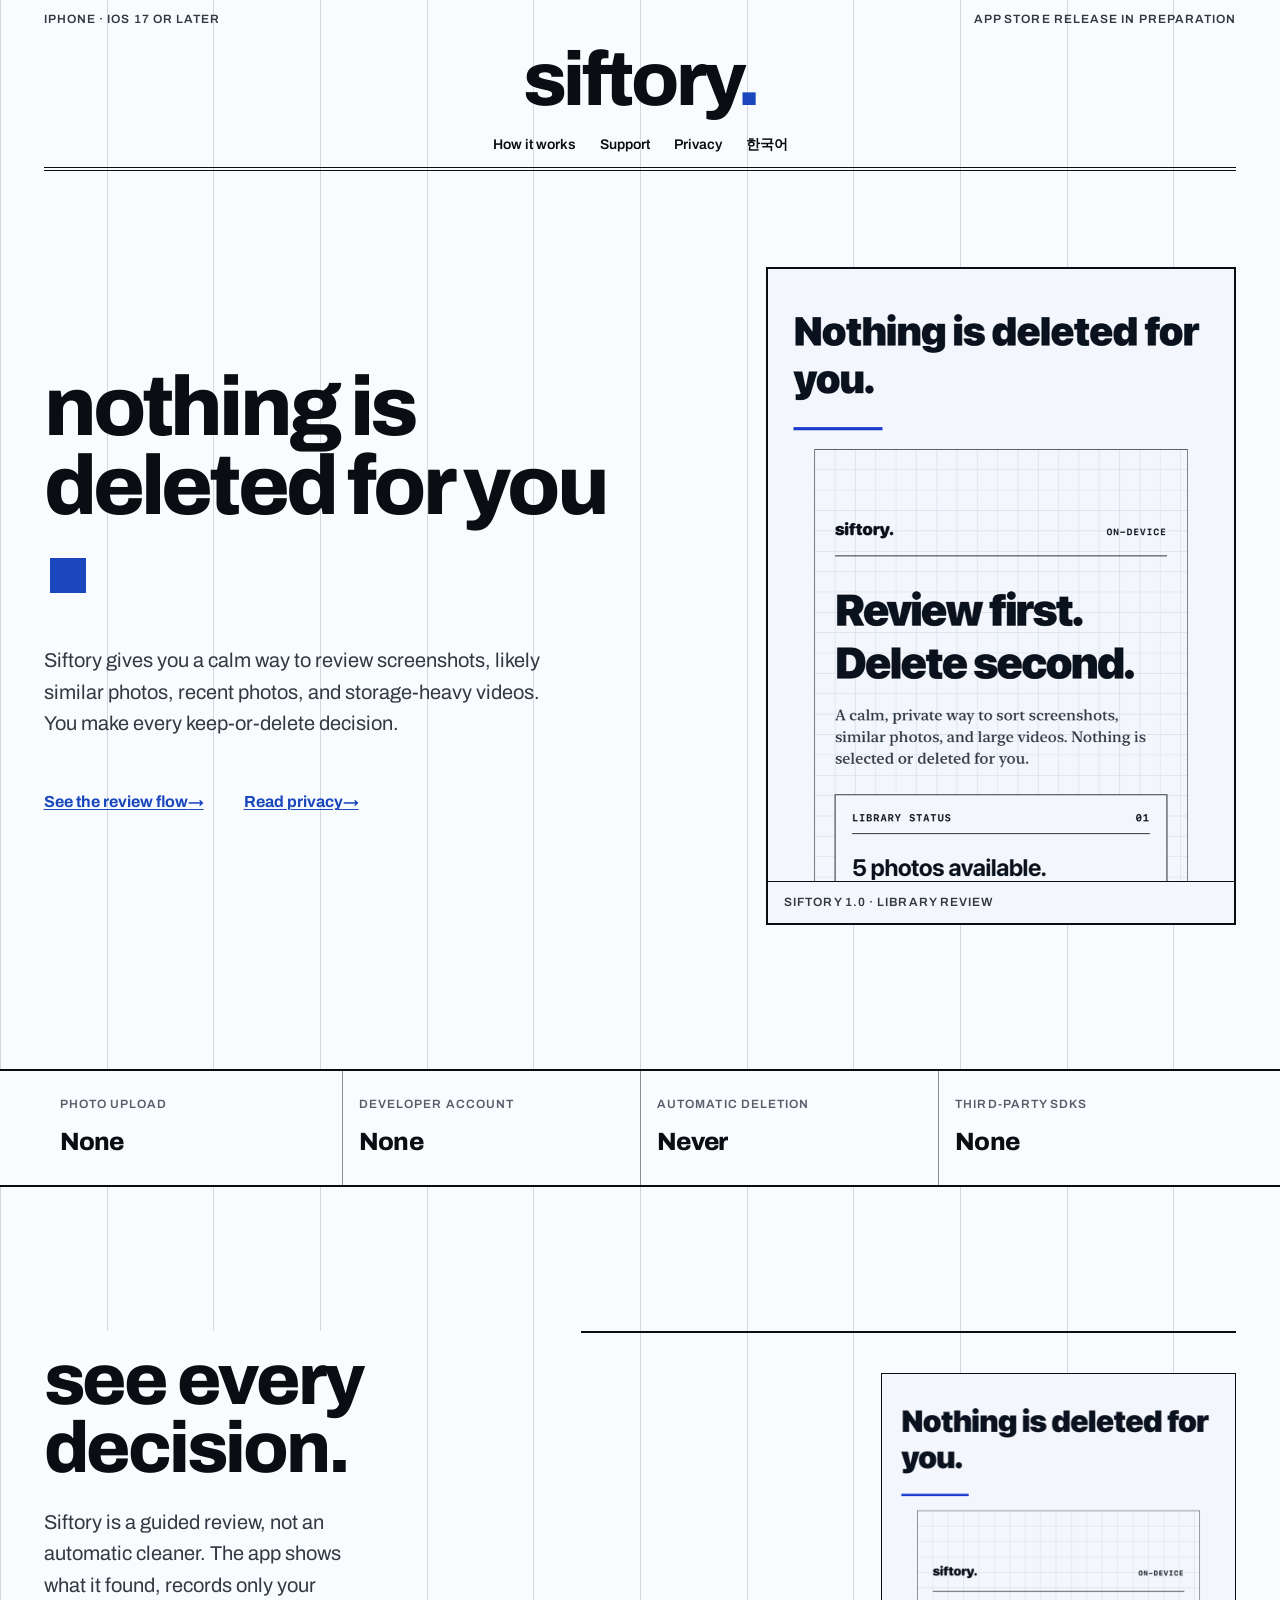
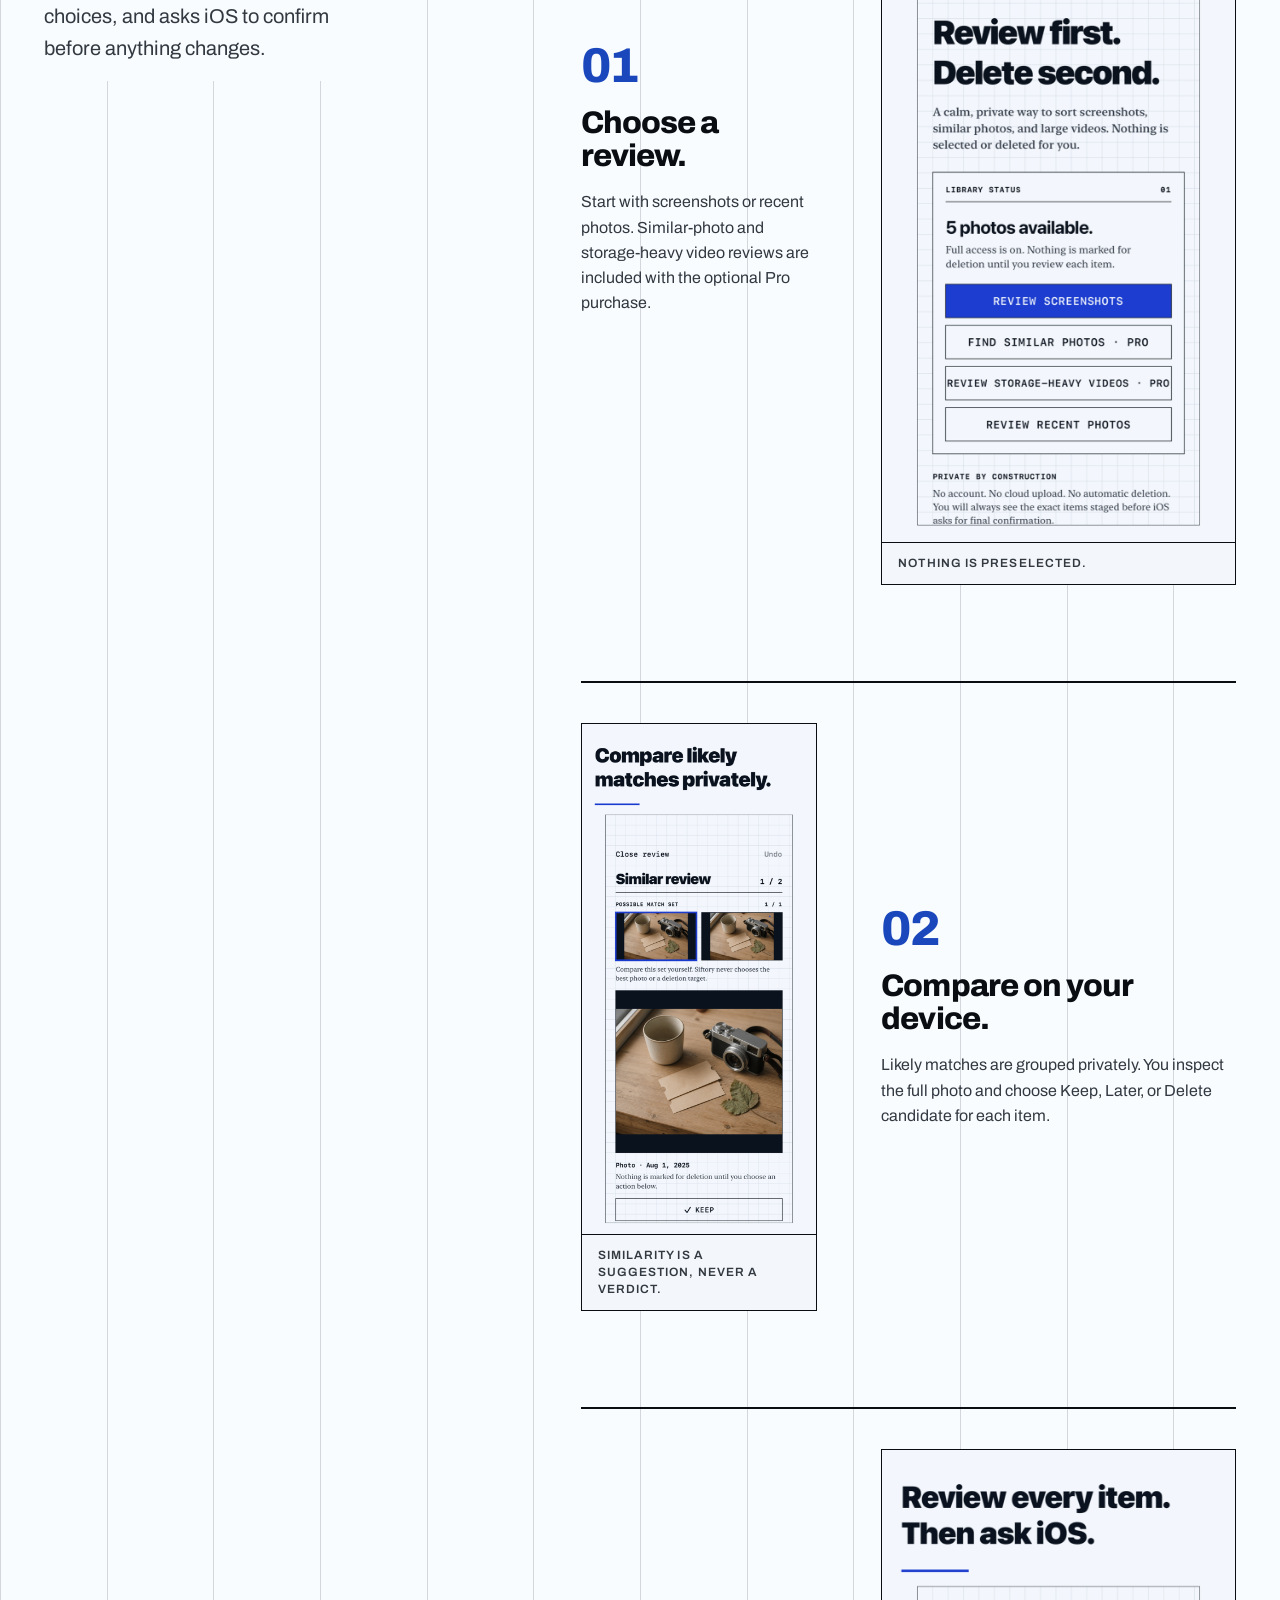
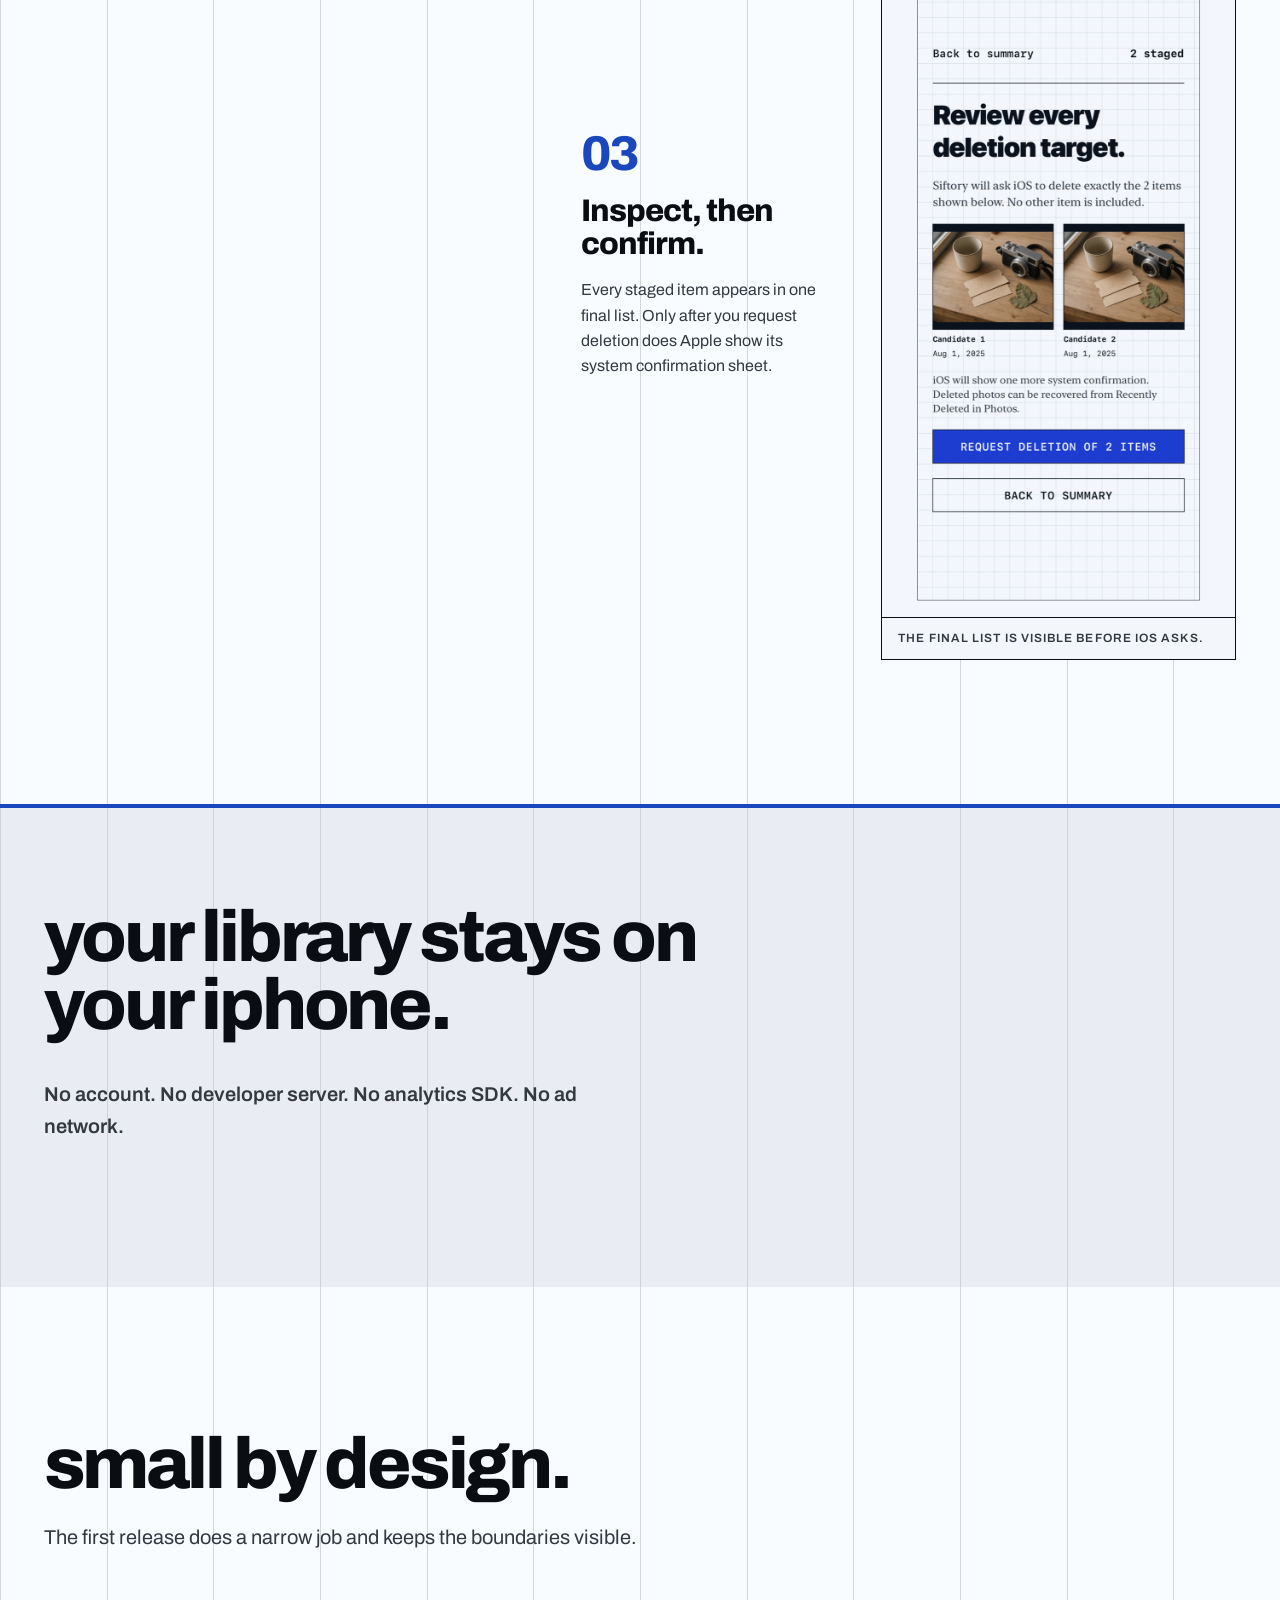
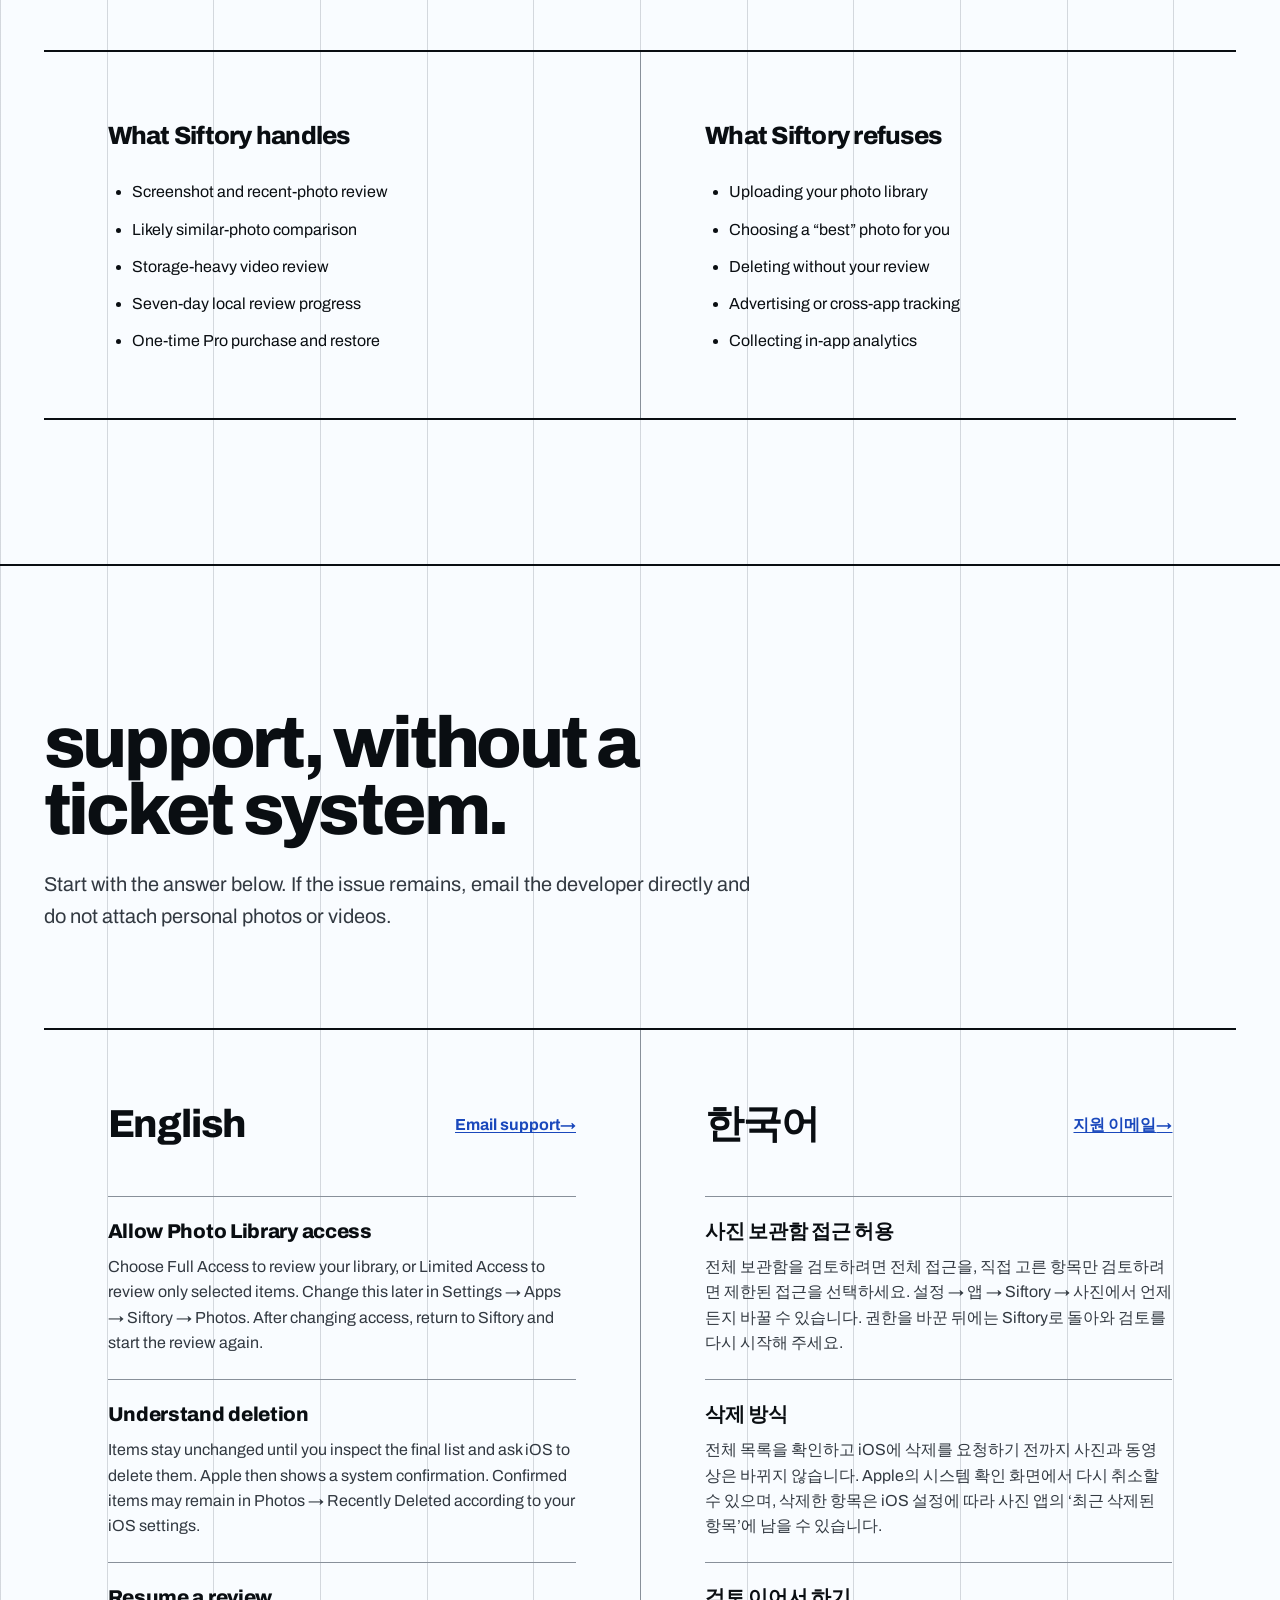
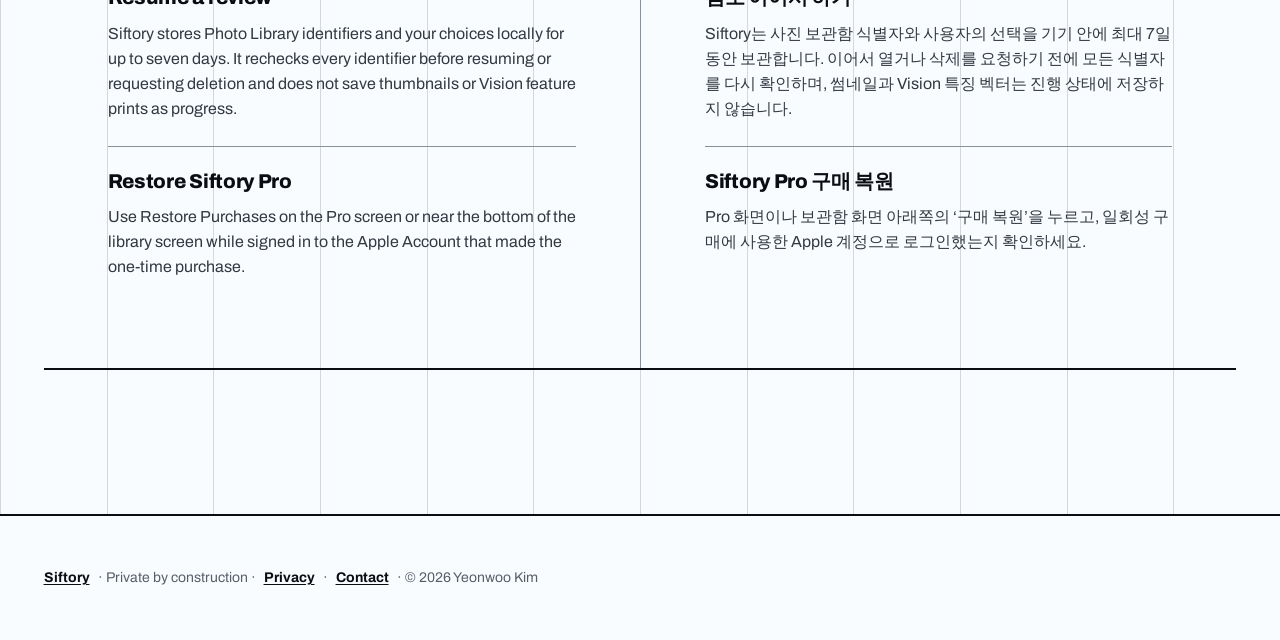
<file: index.html>
<!doctype html>
<html lang="en">
  <head>
    <meta charset="utf-8">
    <meta name="viewport" content="width=device-width, initial-scale=1, viewport-fit=cover">
    <meta name="description" content="Siftory is a private, review-before-delete photo cleaner for iPhone. Compare similar photos, inspect large videos, and confirm every deletion yourself.">
    <meta name="robots" content="index,follow">
    <meta name="color-scheme" content="light">
    <meta property="og:type" content="website">
    <meta property="og:title" content="Siftory — Private photo review for iPhone">
    <meta property="og:description" content="Review first. Delete second. Your photos stay on your iPhone, and nothing is selected for you.">
    <meta property="og:url" content="https://ppupy1209.github.io/siftory-support/">
    <link rel="canonical" href="https://ppupy1209.github.io/siftory-support/">
    <title>Siftory — Private photo review for iPhone</title>
    <link rel="icon" href="./favicon.svg?v=20260815" type="image/svg+xml">
    <link rel="preload" href="./fonts/Archivo.ttf?v=20260815" as="font" type="font/ttf" crossorigin>
    <link rel="preload" href="./assets/review-control.png" as="image" type="image/png" fetchpriority="high">
    <link rel="stylesheet" href="./styles.css?v=20260815">
  </head>
  <body>
    <a class="skip-link" href="#product">Skip to Siftory</a>

    <header class="masthead" aria-label="Primary">
      <div class="masthead__meta">
        <span>iPhone · iOS 17 or later</span>
        <span>App Store release in preparation</span>
      </div>
      <a class="masthead__wordmark" href="./index.html" aria-label="Siftory home">siftory<span class="wordmark-period" aria-hidden="true">.</span></a>
      <nav class="masthead__nav" aria-label="Site navigation">
        <a href="#tour">How it works</a>
        <a href="#support">Support</a>
        <a href="./privacy.html">Privacy</a>
        <a lang="ko" href="#korean">한국어</a>
      </nav>
      <div class="masthead__rule" aria-hidden="true"></div>
    </header>

    <main id="product">
      <section class="hero shell" aria-labelledby="hero-title">
        <div class="hero__copy">
          <h1 class="hero__title" id="hero-title">nothing is deleted for you<span class="period-mark" aria-hidden="true"></span><span class="visually-hidden">.</span></h1>
          <p class="hero__lede">Siftory gives you a calm way to review screenshots, likely similar photos, recent photos, and storage-heavy videos. You make every keep-or-delete decision.</p>
          <div class="hero__links" aria-label="Learn more">
            <a class="text-link" href="#tour">See the review flow <span aria-hidden="true">→</span></a>
            <a class="text-link" href="./privacy.html">Read privacy <span aria-hidden="true">→</span></a>
          </div>
        </div>

        <figure class="hero__figure">
          <img src="./assets/review-control.png" width="828" height="1800" alt="Siftory library screen showing that no photo is selected for deletion until the user reviews it" fetchpriority="high">
          <figcaption>Siftory 1.0 · library review</figcaption>
        </figure>
      </section>

      <dl class="trust-strip shell" aria-label="Privacy and control summary">
        <div>
          <dt>Photo upload</dt>
          <dd>None</dd>
        </div>
        <div>
          <dt>Developer account</dt>
          <dd>None</dd>
        </div>
        <div>
          <dt>Automatic deletion</dt>
          <dd>Never</dd>
        </div>
        <div>
          <dt>Third-party SDKs</dt>
          <dd>None</dd>
        </div>
      </dl>

      <section class="tour shell" id="tour" aria-labelledby="tour-title">
        <header class="tour__heading">
          <h2 class="section-title" id="tour-title">see every decision.</h2>
          <p>Siftory is a guided review, not an automatic cleaner. The app shows what it found, records only your choices, and asks iOS to confirm before anything changes.</p>
        </header>

        <ol class="tour__steps">
          <li class="tour-step">
            <div class="tour-step__copy">
              <span class="tour-step__number" aria-hidden="true">01</span>
              <h3>Choose a review.</h3>
              <p>Start with screenshots or recent photos. Similar-photo and storage-heavy video reviews are included with the optional Pro purchase.</p>
            </div>
            <figure class="tour-step__figure">
              <img src="./assets/review-control.png" width="828" height="1800" alt="Siftory review options for screenshots, similar photos, videos, and recent photos" loading="lazy" decoding="async">
              <figcaption>Nothing is preselected.</figcaption>
            </figure>
          </li>

          <li class="tour-step tour-step--reverse">
            <div class="tour-step__copy">
              <span class="tour-step__number" aria-hidden="true">02</span>
              <h3>Compare on your device.</h3>
              <p>Likely matches are grouped privately. You inspect the full photo and choose Keep, Later, or Delete candidate for each item.</p>
            </div>
            <figure class="tour-step__figure">
              <img src="./assets/similar-review.png" width="828" height="1800" alt="Siftory similar-photo review showing two likely matches for the user to compare" loading="lazy" decoding="async">
              <figcaption>Similarity is a suggestion, never a verdict.</figcaption>
            </figure>
          </li>

          <li class="tour-step">
            <div class="tour-step__copy">
              <span class="tour-step__number" aria-hidden="true">03</span>
              <h3>Inspect, then confirm.</h3>
              <p>Every staged item appears in one final list. Only after you request deletion does Apple show its system confirmation sheet.</p>
            </div>
            <figure class="tour-step__figure">
              <img src="./assets/deletion-review.png" width="828" height="1800" alt="Siftory final deletion review listing every staged item before the iOS confirmation" loading="lazy" decoding="async">
              <figcaption>The final list is visible before iOS asks.</figcaption>
            </figure>
          </li>
        </ol>
      </section>

      <section class="privacy-plate" aria-labelledby="privacy-promise">
        <div class="privacy-plate__inner shell">
          <h2 id="privacy-promise">your library stays on your iPhone.</h2>
          <p>No account. No developer server. No analytics SDK. No ad network.</p>
        </div>
      </section>

      <section class="facts shell" aria-labelledby="facts-title">
        <header class="facts__heading">
          <h2 class="section-title" id="facts-title">small by design.</h2>
          <p>The first release does a narrow job and keeps the boundaries visible.</p>
        </header>
        <div class="facts__grid">
          <section>
            <h3>What Siftory handles</h3>
            <ul>
              <li>Screenshot and recent-photo review</li>
              <li>Likely similar-photo comparison</li>
              <li>Storage-heavy video review</li>
              <li>Seven-day local review progress</li>
              <li>One-time Pro purchase and restore</li>
            </ul>
          </section>
          <section>
            <h3>What Siftory refuses</h3>
            <ul>
              <li>Uploading your photo library</li>
              <li>Choosing a “best” photo for you</li>
              <li>Deleting without your review</li>
              <li>Advertising or cross-app tracking</li>
              <li>Collecting in-app analytics</li>
            </ul>
          </section>
        </div>
      </section>

      <section class="support shell" id="support" aria-labelledby="support-title">
        <header class="support__heading">
          <h2 class="section-title" id="support-title">support, without a ticket system.</h2>
          <p>Start with the answer below. If the issue remains, email the developer directly and do not attach personal photos or videos.</p>
        </header>

        <div class="support__languages">
          <article id="english" aria-labelledby="english-title">
            <header class="language-heading">
              <h3 id="english-title">English</h3>
              <a class="text-link" href="mailto:ppupy1200@gmail.com?subject=Siftory%20Support">Email support <span aria-hidden="true">→</span></a>
            </header>

            <section>
              <h4>Allow Photo Library access</h4>
              <p>Choose Full Access to review your library, or Limited Access to review only selected items. Change this later in Settings → Apps → Siftory → Photos. After changing access, return to Siftory and start the review again.</p>
            </section>
            <section>
              <h4>Understand deletion</h4>
              <p>Items stay unchanged until you inspect the final list and ask iOS to delete them. Apple then shows a system confirmation. Confirmed items may remain in Photos → Recently Deleted according to your iOS settings.</p>
            </section>
            <section>
              <h4>Resume a review</h4>
              <p>Siftory stores Photo Library identifiers and your choices locally for up to seven days. It rechecks every identifier before resuming or requesting deletion and does not save thumbnails or Vision feature prints as progress.</p>
            </section>
            <section>
              <h4>Restore Siftory Pro</h4>
              <p>Use Restore Purchases on the Pro screen or near the bottom of the library screen while signed in to the Apple Account that made the one-time purchase.</p>
            </section>
          </article>

          <article id="korean" lang="ko" aria-labelledby="korean-title">
            <header class="language-heading">
              <h3 id="korean-title">한국어</h3>
              <a class="text-link" href="mailto:ppupy1200@gmail.com?subject=Siftory%20%EC%A7%80%EC%9B%90%20%EB%AC%B8%EC%9D%98">지원 이메일 <span aria-hidden="true">→</span></a>
            </header>

            <section>
              <h4>사진 보관함 접근 허용</h4>
              <p>전체 보관함을 검토하려면 전체 접근을, 직접 고른 항목만 검토하려면 제한된 접근을 선택하세요. 설정 → 앱 → Siftory → 사진에서 언제든지 바꿀 수 있습니다. 권한을 바꾼 뒤에는 Siftory로 돌아와 검토를 다시 시작해 주세요.</p>
            </section>
            <section>
              <h4>삭제 방식</h4>
              <p>전체 목록을 확인하고 iOS에 삭제를 요청하기 전까지 사진과 동영상은 바뀌지 않습니다. Apple의 시스템 확인 화면에서 다시 취소할 수 있으며, 삭제한 항목은 iOS 설정에 따라 사진 앱의 ‘최근 삭제된 항목’에 남을 수 있습니다.</p>
            </section>
            <section>
              <h4>검토 이어서 하기</h4>
              <p>Siftory는 사진 보관함 식별자와 사용자의 선택을 기기 안에 최대 7일 동안 보관합니다. 이어서 열거나 삭제를 요청하기 전에 모든 식별자를 다시 확인하며, 썸네일과 Vision 특징 벡터는 진행 상태에 저장하지 않습니다.</p>
            </section>
            <section>
              <h4>Siftory Pro 구매 복원</h4>
              <p>Pro 화면이나 보관함 화면 아래쪽의 ‘구매 복원’을 누르고, 일회성 구매에 사용한 Apple 계정으로 로그인했는지 확인하세요.</p>
            </section>
          </article>
        </div>
      </section>
    </main>

    <footer class="site-footer shell">
      <p><a href="./index.html">Siftory</a> · Private by construction · <a href="./privacy.html">Privacy</a> · <a href="mailto:ppupy1200@gmail.com?subject=Siftory%20Support">Contact</a> · © 2026 Yeonwoo Kim</p>
    </footer>
  </body>
</html>
</file>
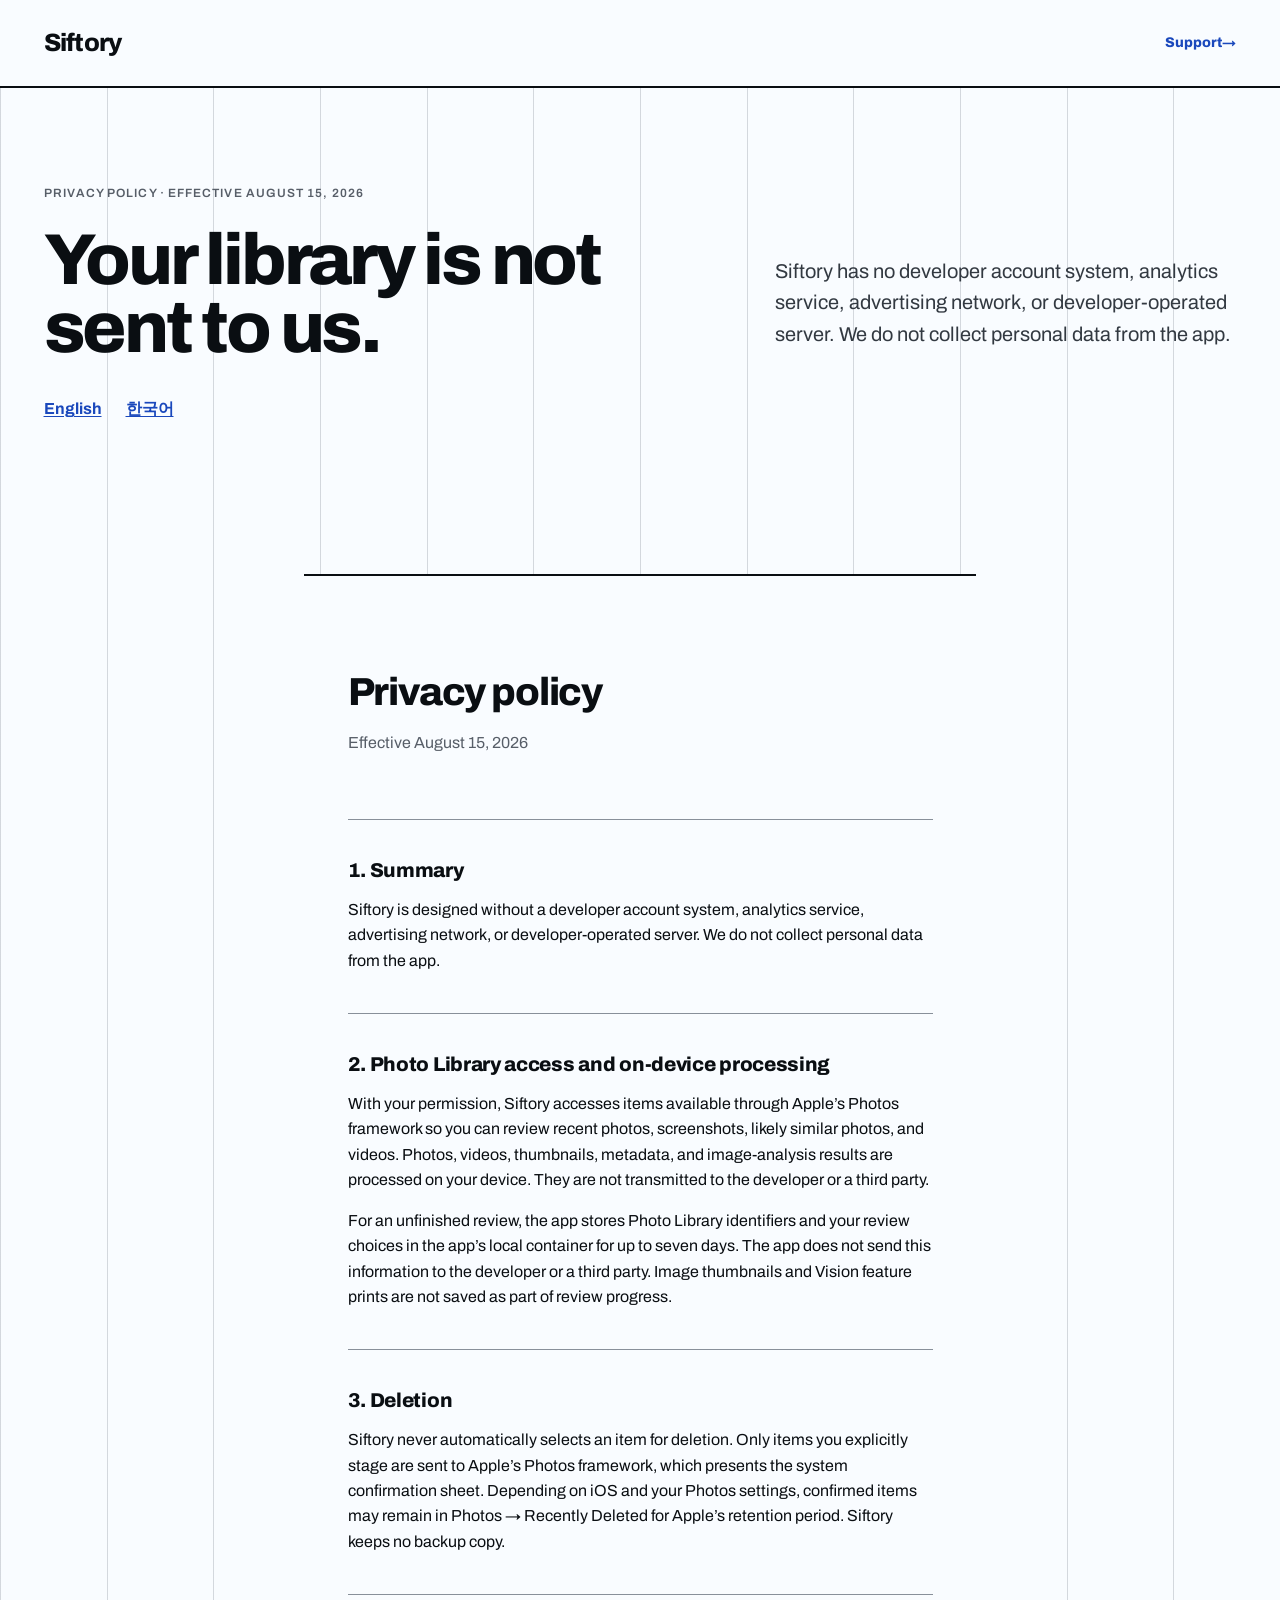
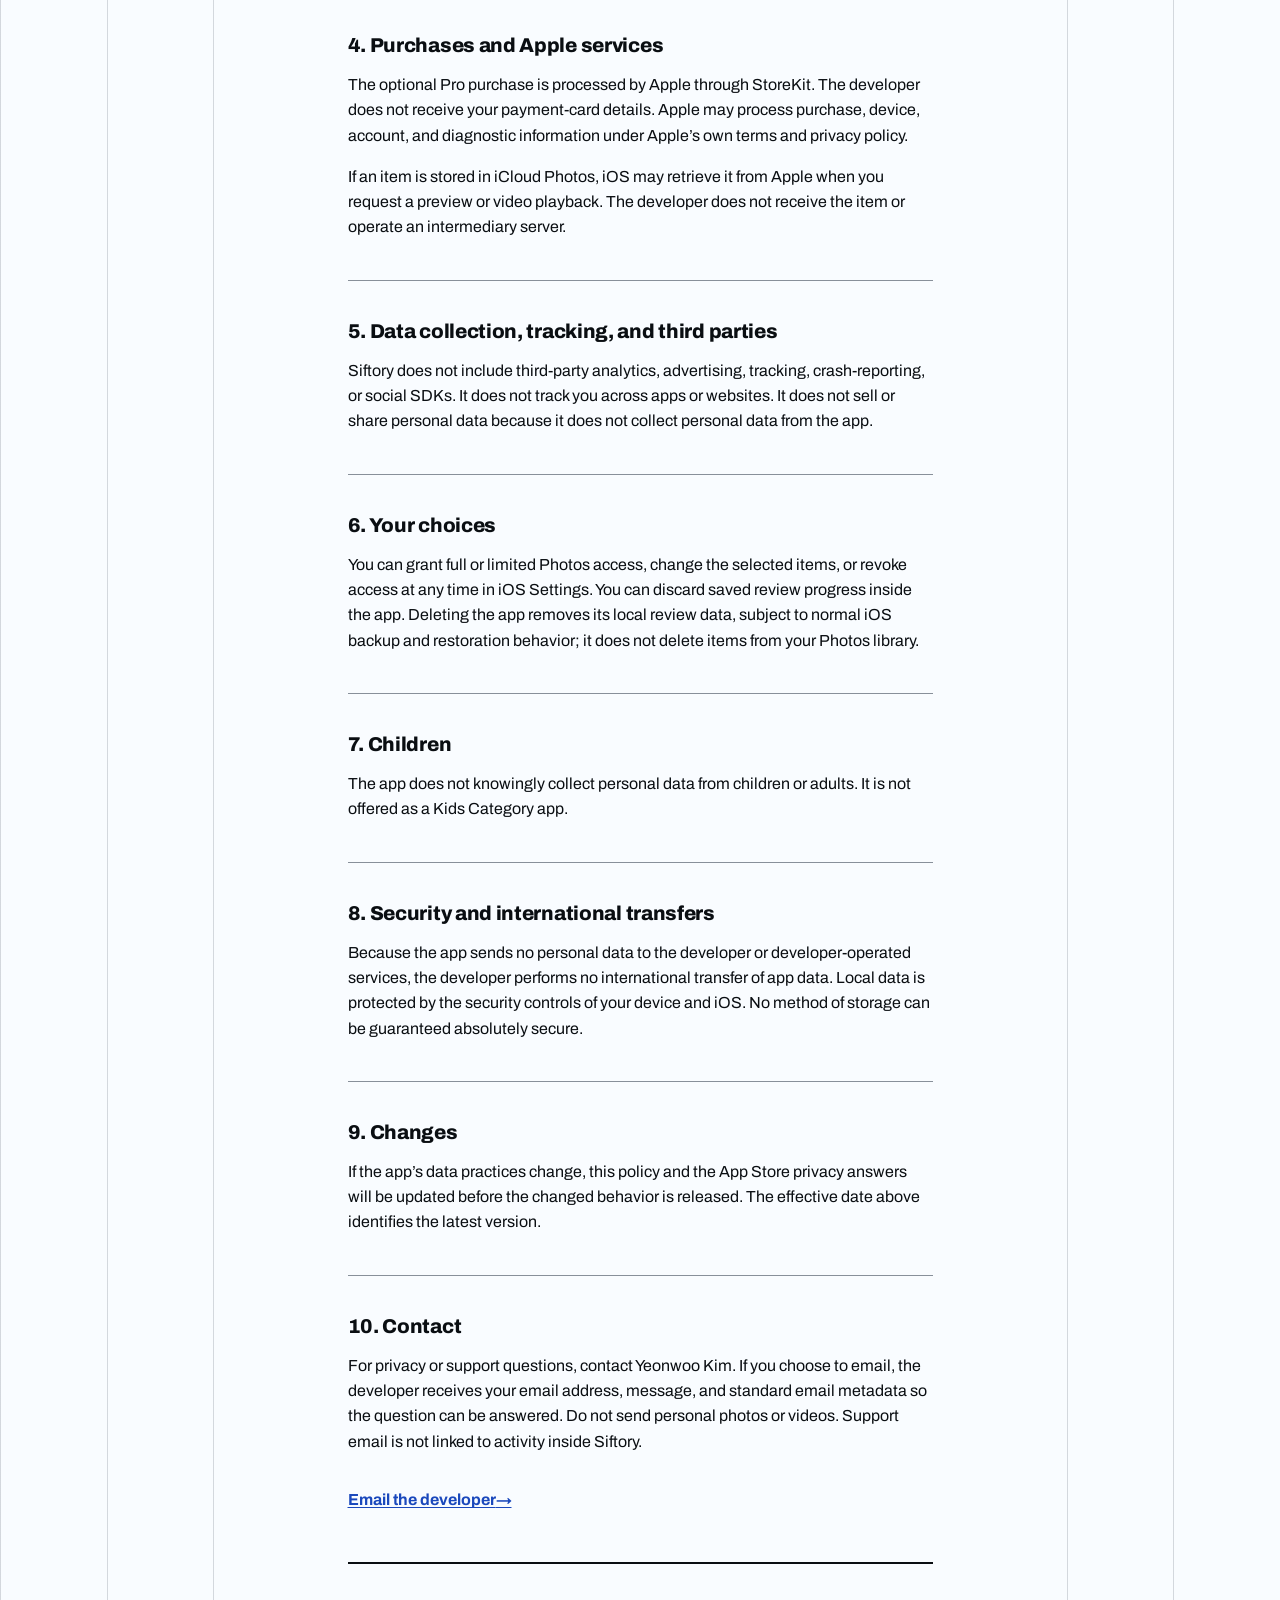
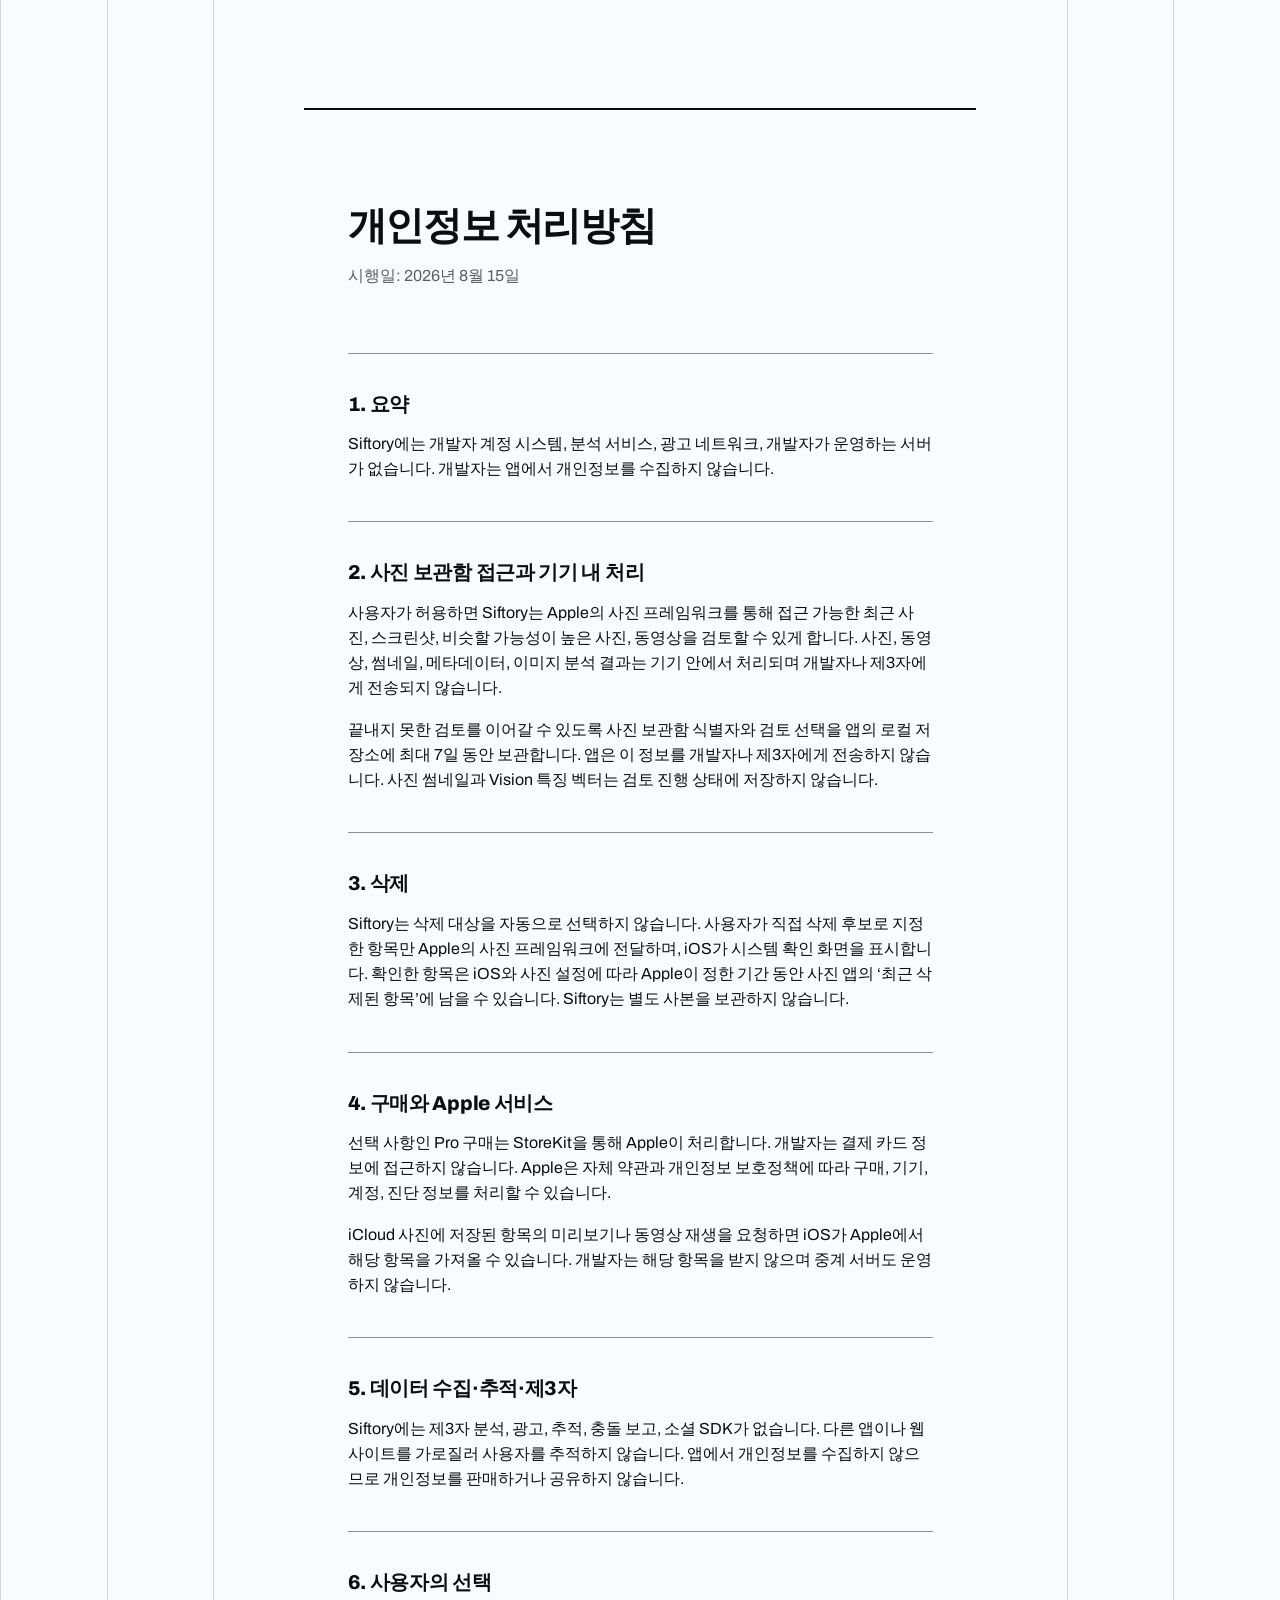
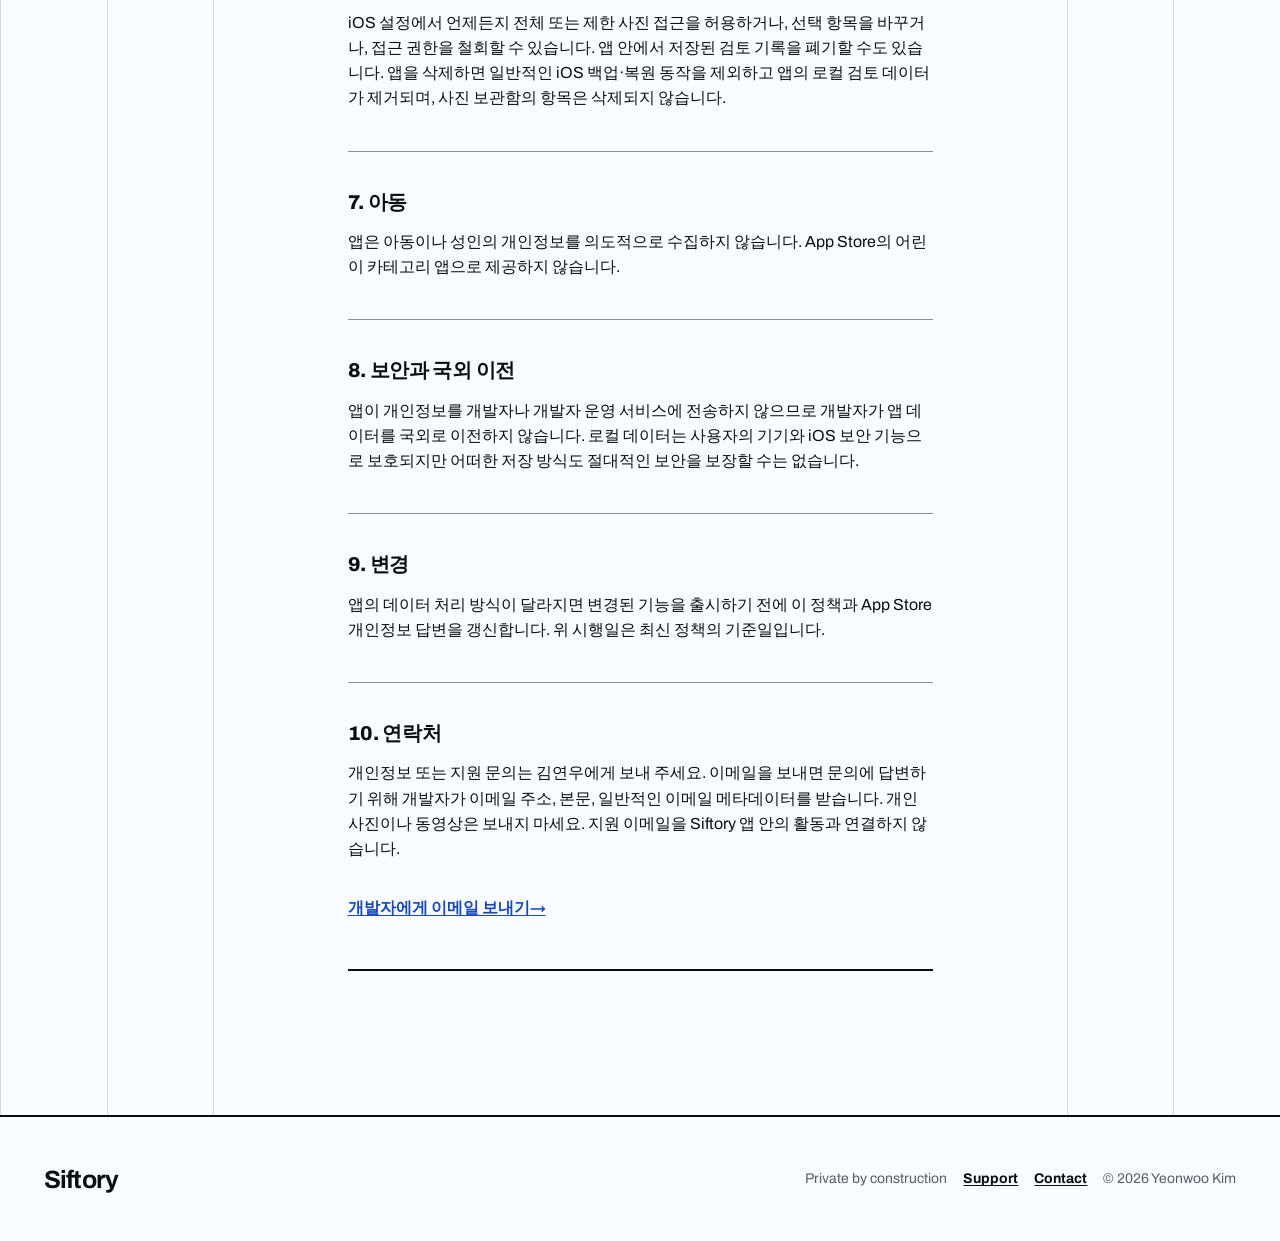
<file: privacy.html>
<!doctype html>
<html lang="en">
  <head>
    <meta charset="utf-8">
    <meta name="viewport" content="width=device-width, initial-scale=1, viewport-fit=cover">
    <meta name="description" content="Privacy policy for Siftory, an on-device photo review app for iPhone.">
    <meta name="color-scheme" content="light">
    <title>Siftory Privacy Policy</title>
    <link rel="icon" href="./favicon.svg?v=20260815" type="image/svg+xml">
    <link rel="stylesheet" href="./styles.css?v=20260815">
  </head>
  <body>
    <a class="skip-link" href="#content">Skip to privacy policy</a>

    <header class="site-header" aria-label="Primary">
      <a class="wordmark" href="./index.html" aria-label="Siftory support home">Siftory</a>
      <a class="header-link" href="./index.html">Support <span aria-hidden="true">→</span></a>
    </header>

    <main id="content">
      <header class="document-intro document-intro--policy">
        <p class="document-kind">Privacy policy · Effective August 15, 2026</p>
        <div class="intro-body">
          <h1>Your library is not<br>sent to us.</h1>
          <p class="lede">Siftory has no developer account system, analytics service, advertising network, or developer-operated server. We do not collect personal data from the app.</p>
        </div>
        <nav class="language-links" aria-label="Language">
          <a href="#english">English</a>
          <a lang="ko" href="#korean">한국어</a>
        </nav>
      </header>

      <article class="document policy" id="english" aria-labelledby="english-title">
        <header class="language-heading">
          <h2 id="english-title">Privacy policy</h2>
          <p>Effective August 15, 2026</p>
        </header>

        <section>
          <h3>1. Summary</h3>
          <p>Siftory is designed without a developer account system, analytics service, advertising network, or developer-operated server. We do not collect personal data from the app.</p>
        </section>

        <section>
          <h3>2. Photo Library access and on-device processing</h3>
          <p>With your permission, Siftory accesses items available through Apple’s Photos framework so you can review recent photos, screenshots, likely similar photos, and videos. Photos, videos, thumbnails, metadata, and image-analysis results are processed on your device. They are not transmitted to the developer or a third party.</p>
          <p>For an unfinished review, the app stores Photo Library identifiers and your review choices in the app’s local container for up to seven days. The app does not send this information to the developer or a third party. Image thumbnails and Vision feature prints are not saved as part of review progress.</p>
        </section>

        <section>
          <h3>3. Deletion</h3>
          <p>Siftory never automatically selects an item for deletion. Only items you explicitly stage are sent to Apple’s Photos framework, which presents the system confirmation sheet. Depending on iOS and your Photos settings, confirmed items may remain in Photos → Recently Deleted for Apple’s retention period. Siftory keeps no backup copy.</p>
        </section>

        <section>
          <h3>4. Purchases and Apple services</h3>
          <p>The optional Pro purchase is processed by Apple through StoreKit. The developer does not receive your payment-card details. Apple may process purchase, device, account, and diagnostic information under Apple’s own terms and privacy policy.</p>
          <p>If an item is stored in iCloud Photos, iOS may retrieve it from Apple when you request a preview or video playback. The developer does not receive the item or operate an intermediary server.</p>
        </section>

        <section>
          <h3>5. Data collection, tracking, and third parties</h3>
          <p>Siftory does not include third-party analytics, advertising, tracking, crash-reporting, or social SDKs. It does not track you across apps or websites. It does not sell or share personal data because it does not collect personal data from the app.</p>
        </section>

        <section>
          <h3>6. Your choices</h3>
          <p>You can grant full or limited Photos access, change the selected items, or revoke access at any time in iOS Settings. You can discard saved review progress inside the app. Deleting the app removes its local review data, subject to normal iOS backup and restoration behavior; it does not delete items from your Photos library.</p>
        </section>

        <section>
          <h3>7. Children</h3>
          <p>The app does not knowingly collect personal data from children or adults. It is not offered as a Kids Category app.</p>
        </section>

        <section>
          <h3>8. Security and international transfers</h3>
          <p>Because the app sends no personal data to the developer or developer-operated services, the developer performs no international transfer of app data. Local data is protected by the security controls of your device and iOS. No method of storage can be guaranteed absolutely secure.</p>
        </section>

        <section>
          <h3>9. Changes</h3>
          <p>If the app’s data practices change, this policy and the App Store privacy answers will be updated before the changed behavior is released. The effective date above identifies the latest version.</p>
        </section>

        <section class="contact">
          <h3>10. Contact</h3>
          <p>For privacy or support questions, contact Yeonwoo Kim. If you choose to email, the developer receives your email address, message, and standard email metadata so the question can be answered. Do not send personal photos or videos. Support email is not linked to activity inside Siftory.</p>
          <a class="text-link" href="mailto:ppupy1200@gmail.com?subject=Siftory%20Privacy">Email the developer <span aria-hidden="true">→</span></a>
        </section>
      </article>

      <article class="document document--korean policy" id="korean" lang="ko" aria-labelledby="korean-title">
        <header class="language-heading">
          <h2 id="korean-title">개인정보 처리방침</h2>
          <p>시행일: 2026년 8월 15일</p>
        </header>

        <section>
          <h3>1. 요약</h3>
          <p>Siftory에는 개발자 계정 시스템, 분석 서비스, 광고 네트워크, 개발자가 운영하는 서버가 없습니다. 개발자는 앱에서 개인정보를 수집하지 않습니다.</p>
        </section>

        <section>
          <h3>2. 사진 보관함 접근과 기기 내 처리</h3>
          <p>사용자가 허용하면 Siftory는 Apple의 사진 프레임워크를 통해 접근 가능한 최근 사진, 스크린샷, 비슷할 가능성이 높은 사진, 동영상을 검토할 수 있게 합니다. 사진, 동영상, 썸네일, 메타데이터, 이미지 분석 결과는 기기 안에서 처리되며 개발자나 제3자에게 전송되지 않습니다.</p>
          <p>끝내지 못한 검토를 이어갈 수 있도록 사진 보관함 식별자와 검토 선택을 앱의 로컬 저장소에 최대 7일 동안 보관합니다. 앱은 이 정보를 개발자나 제3자에게 전송하지 않습니다. 사진 썸네일과 Vision 특징 벡터는 검토 진행 상태에 저장하지 않습니다.</p>
        </section>

        <section>
          <h3>3. 삭제</h3>
          <p>Siftory는 삭제 대상을 자동으로 선택하지 않습니다. 사용자가 직접 삭제 후보로 지정한 항목만 Apple의 사진 프레임워크에 전달하며, iOS가 시스템 확인 화면을 표시합니다. 확인한 항목은 iOS와 사진 설정에 따라 Apple이 정한 기간 동안 사진 앱의 ‘최근 삭제된 항목’에 남을 수 있습니다. Siftory는 별도 사본을 보관하지 않습니다.</p>
        </section>

        <section>
          <h3>4. 구매와 Apple 서비스</h3>
          <p>선택 사항인 Pro 구매는 StoreKit을 통해 Apple이 처리합니다. 개발자는 결제 카드 정보에 접근하지 않습니다. Apple은 자체 약관과 개인정보 보호정책에 따라 구매, 기기, 계정, 진단 정보를 처리할 수 있습니다.</p>
          <p>iCloud 사진에 저장된 항목의 미리보기나 동영상 재생을 요청하면 iOS가 Apple에서 해당 항목을 가져올 수 있습니다. 개발자는 해당 항목을 받지 않으며 중계 서버도 운영하지 않습니다.</p>
        </section>

        <section>
          <h3>5. 데이터 수집·추적·제3자</h3>
          <p>Siftory에는 제3자 분석, 광고, 추적, 충돌 보고, 소셜 SDK가 없습니다. 다른 앱이나 웹사이트를 가로질러 사용자를 추적하지 않습니다. 앱에서 개인정보를 수집하지 않으므로 개인정보를 판매하거나 공유하지 않습니다.</p>
        </section>

        <section>
          <h3>6. 사용자의 선택</h3>
          <p>iOS 설정에서 언제든지 전체 또는 제한 사진 접근을 허용하거나, 선택 항목을 바꾸거나, 접근 권한을 철회할 수 있습니다. 앱 안에서 저장된 검토 기록을 폐기할 수도 있습니다. 앱을 삭제하면 일반적인 iOS 백업·복원 동작을 제외하고 앱의 로컬 검토 데이터가 제거되며, 사진 보관함의 항목은 삭제되지 않습니다.</p>
        </section>

        <section>
          <h3>7. 아동</h3>
          <p>앱은 아동이나 성인의 개인정보를 의도적으로 수집하지 않습니다. App Store의 어린이 카테고리 앱으로 제공하지 않습니다.</p>
        </section>

        <section>
          <h3>8. 보안과 국외 이전</h3>
          <p>앱이 개인정보를 개발자나 개발자 운영 서비스에 전송하지 않으므로 개발자가 앱 데이터를 국외로 이전하지 않습니다. 로컬 데이터는 사용자의 기기와 iOS 보안 기능으로 보호되지만 어떠한 저장 방식도 절대적인 보안을 보장할 수는 없습니다.</p>
        </section>

        <section>
          <h3>9. 변경</h3>
          <p>앱의 데이터 처리 방식이 달라지면 변경된 기능을 출시하기 전에 이 정책과 App Store 개인정보 답변을 갱신합니다. 위 시행일은 최신 정책의 기준일입니다.</p>
        </section>

        <section class="contact">
          <h3>10. 연락처</h3>
          <p>개인정보 또는 지원 문의는 김연우에게 보내 주세요. 이메일을 보내면 문의에 답변하기 위해 개발자가 이메일 주소, 본문, 일반적인 이메일 메타데이터를 받습니다. 개인 사진이나 동영상은 보내지 마세요. 지원 이메일을 Siftory 앱 안의 활동과 연결하지 않습니다.</p>
          <a class="text-link" href="mailto:ppupy1200@gmail.com?subject=Siftory%20%EA%B0%9C%EC%9D%B8%EC%A0%95%EB%B3%B4">개발자에게 이메일 보내기 <span aria-hidden="true">→</span></a>
        </section>
      </article>
    </main>

    <footer class="site-footer">
      <a class="footer-wordmark" href="./index.html">Siftory</a>
      <div class="footer-meta">
        <span>Private by construction</span>
        <a href="./index.html">Support</a>
        <a href="mailto:ppupy1200@gmail.com?subject=Siftory%20Privacy">Contact</a>
        <span>© 2026 Yeonwoo Kim</span>
      </div>
    </footer>
  </body>
</html>
</file>
<file: styles.css>
/* Hallmark · macrostructure: Workbench · tone: austere · anchor hue: ultramarine
 * genre: editorial · theme: Grid · enrichment: real App Store captures · nav: N6 · footer: Ft2
 * H2 knobs: ratio=7/5, proof=real capture, divider=hairline
 * F4 knobs: numbering=01/02/03, layout=vertical, connector=rule
 * F5 knobs: callouts=caption, frame=plain hairline, anchor=image-led
 * motion: link underline + image border signal only · no JavaScript
 * contrast: pass (40–41) · slop: pass (42–45) · honest: pass (46)
 * chrome: pass (47) · tokens: pass (48) · responsive: pass (49)
 * icons: pass (30) · mobile: pass (34, 49, 50–57) · full sweep: pass (1–58)
 */
/* Hallmark · pre-emit critique: P5 H5 E5 S5 R5 V5 */
@import url("./tokens.css?v=20260815");

*,
*::before,
*::after {
  box-sizing: border-box;
}

html,
body {
  overflow-x: clip;
}

html {
  background: var(--color-paper);
  scroll-behavior: smooth;
}

body {
  min-width: 20rem;
  margin: 0;
  background-color: var(--color-paper);
  background-image: repeating-linear-gradient(
    to right,
    var(--color-rule) 0,
    var(--color-rule) var(--rule-hair),
    transparent var(--rule-hair),
    transparent var(--grid-unit)
  );
  color: var(--color-ink);
  font-family: var(--font-body);
  font-size: var(--text-base);
  line-height: var(--leading-body);
  text-rendering: optimizeLegibility;
}

::selection {
  background: var(--color-accent);
  color: var(--color-accent-ink);
}

a {
  color: inherit;
  text-decoration-thickness: var(--rule-hair);
  text-underline-offset: var(--space-3xs);
}

a:focus-visible {
  outline: var(--rule-strong) solid var(--color-focus);
  outline-offset: var(--space-2xs);
}

a:active {
  opacity: 0.7;
}

button,
a {
  -webkit-tap-highlight-color: transparent;
}

h1,
h2,
h3,
h4,
p,
figure,
dl,
dd,
ol,
ul {
  margin: 0;
}

h1,
h2,
h3,
h4 {
  min-width: 0;
  overflow-wrap: anywhere;
  font-family: var(--font-display);
  font-style: normal;
}

img {
  display: block;
  max-width: 100%;
}

.shell {
  width: min(100%, var(--content-max));
  margin-inline: auto;
  padding-inline: max(var(--page-gutter), env(safe-area-inset-left));
}

.visually-hidden {
  position: absolute;
  width: var(--rule-hair);
  height: var(--rule-hair);
  padding: 0;
  margin: calc(var(--rule-hair) * -1);
  overflow: hidden;
  clip: rect(0 0 0 0);
  white-space: nowrap;
  border: 0;
}

.skip-link {
  position: fixed;
  z-index: var(--z-modal);
  inset-block-start: var(--space-sm);
  inset-inline-start: var(--space-sm);
  padding: var(--space-sm) var(--space-md);
  background: var(--color-ink);
  color: var(--color-paper);
  font-weight: 700;
  text-decoration: none;
  transform: translateY(-200%);
}

.skip-link:focus-visible {
  transform: translateY(0);
}

.masthead {
  width: min(100%, var(--content-max));
  margin-inline: auto;
  padding: var(--space-sm) max(var(--page-gutter), env(safe-area-inset-left)) 0;
  text-align: center;
}

.masthead__meta {
  display: flex;
  flex-wrap: wrap;
  justify-content: space-between;
  gap: var(--space-xs) var(--space-lg);
  color: var(--color-muted);
  font-size: var(--text-xs);
  font-weight: 600;
  letter-spacing: var(--tracking-label);
  line-height: 1.3;
  text-align: start;
  text-transform: uppercase;
}

.masthead__wordmark {
  display: inline-block;
  margin-block: var(--space-md) var(--space-xs);
  font-family: var(--font-display);
  font-size: clamp(2.75rem, 7vw, 4.75rem);
  font-weight: 800;
  letter-spacing: var(--tracking-display);
  line-height: var(--leading-tight);
  text-decoration: none;
  white-space: nowrap;
}

.wordmark-period {
  color: var(--color-accent);
}

.masthead__nav {
  display: flex;
  flex-wrap: wrap;
  justify-content: center;
  gap: 0 var(--space-lg);
}

.masthead__nav a {
  display: inline-flex;
  min-height: var(--target-min);
  align-items: center;
  font-size: var(--text-sm);
  font-weight: 600;
  text-decoration: none;
  white-space: nowrap;
}

.masthead__rule {
  height: var(--space-2xs);
  border-block: var(--rule-hair) solid var(--color-ink);
}

.hero {
  display: grid;
  min-width: 0;
  gap: var(--space-2xl);
  padding-block: var(--space-3xl) var(--space-4xl);
}

.hero__copy {
  display: flex;
  min-width: 0;
  flex-direction: column;
  justify-content: flex-end;
  gap: var(--space-xl);
}

.hero__title {
  max-width: 11ch;
  font-size: var(--text-display);
  font-weight: 800;
  letter-spacing: var(--tracking-display);
  line-height: var(--leading-tight);
  text-transform: lowercase;
}

.period-mark {
  display: inline-block;
  width: 0.42em;
  height: 0.42em;
  margin-inline-start: 0.08em;
  background: var(--color-accent);
}

.hero__lede {
  max-width: 46ch;
  color: var(--color-muted);
  font-size: var(--text-md);
}

.hero__links {
  display: flex;
  flex-wrap: wrap;
  gap: var(--space-xs) var(--space-xl);
}

.text-link {
  display: inline-flex;
  min-height: var(--target-min);
  align-items: center;
  color: var(--color-accent);
  font-weight: 700;
  text-decoration-color: var(--color-accent);
  text-decoration-line: underline;
  white-space: nowrap;
}

.hero__figure,
.tour-step__figure {
  min-width: 0;
}

.hero__figure {
  width: min(100%, 34rem);
  align-self: center;
  justify-self: center;
  overflow: hidden;
  border: var(--rule-strong) solid var(--color-ink);
  background: var(--color-paper-2);
}

.hero__figure img {
  width: 100%;
  height: min(70dvh, 44rem);
  object-fit: cover;
  object-position: top;
}

figcaption {
  padding: var(--space-sm) var(--space-md);
  border-block-start: var(--rule-hair) solid var(--color-ink);
  color: var(--color-muted);
  font-size: var(--text-xs);
  font-weight: 600;
  letter-spacing: var(--tracking-label);
  line-height: 1.4;
  text-transform: uppercase;
}

.trust-strip {
  display: grid;
  grid-template-columns: repeat(2, minmax(0, 1fr));
  padding-block: 0;
  border-block: var(--rule-strong) solid var(--color-ink);
  background: var(--color-paper);
}

.trust-strip div {
  min-width: 0;
  padding: var(--space-lg) var(--space-md);
  border-inline-start: var(--rule-hair) solid var(--color-rule-strong);
}

.trust-strip div:nth-child(odd) {
  border-inline-start: 0;
}

.trust-strip div:nth-child(n + 3) {
  border-block-start: var(--rule-hair) solid var(--color-rule-strong);
}

.trust-strip dt {
  color: var(--color-neutral);
  font-size: var(--text-xs);
  font-weight: 600;
  letter-spacing: var(--tracking-label);
  text-transform: uppercase;
}

.trust-strip dd {
  margin-block-start: var(--space-xs);
  font-size: var(--text-lg);
  font-weight: 800;
  letter-spacing: var(--tracking-heading);
}

.tour {
  display: grid;
  min-width: 0;
  gap: var(--space-3xl);
  padding-block: var(--space-4xl);
}

.tour__heading,
.facts__heading,
.support__heading {
  display: grid;
  min-width: 0;
  gap: var(--space-lg);
}

.tour__heading p,
.facts__heading p,
.support__heading p {
  max-width: var(--reading-max);
  color: var(--color-muted);
  font-size: var(--text-md);
}

.section-title {
  max-width: 14ch;
  font-size: var(--text-display-s);
  font-weight: 800;
  letter-spacing: var(--tracking-display);
  line-height: var(--leading-tight);
  text-transform: lowercase;
}

.tour__steps {
  display: grid;
  gap: var(--space-3xl);
  padding: 0;
  list-style: none;
}

.tour-step {
  display: grid;
  min-width: 0;
  gap: var(--space-2xl);
  padding-block-start: var(--space-xl);
  border-block-start: var(--rule-strong) solid var(--color-ink);
}

.tour-step__copy {
  display: grid;
  align-content: start;
  gap: var(--space-md);
}

.tour-step__number {
  color: var(--color-accent);
  font-size: var(--text-3xl);
  font-weight: 800;
  font-variant-numeric: tabular-nums;
  letter-spacing: var(--tracking-display);
  line-height: 1;
}

.tour-step h3 {
  font-size: var(--text-xl);
  font-weight: 800;
  letter-spacing: var(--tracking-heading);
  line-height: var(--leading-heading);
}

.tour-step__copy p {
  max-width: 46ch;
  color: var(--color-muted);
}

.tour-step__figure {
  width: min(100%, 26rem);
  justify-self: center;
  border: var(--rule-hair) solid var(--color-ink);
  background: var(--color-paper-2);
}

.tour-step__figure img {
  width: 100%;
  height: auto;
}

.privacy-plate {
  position: relative;
  overflow: clip;
  border-block-start: var(--space-2xs) solid var(--color-accent);
  background-color: var(--color-paper-3);
  background-image: repeating-linear-gradient(
    to right,
    color-mix(in oklab, var(--color-rule-strong) 28%, transparent) 0,
    color-mix(in oklab, var(--color-rule-strong) 28%, transparent) var(--rule-hair),
    transparent var(--rule-hair),
    transparent var(--grid-unit)
  );
  color: var(--color-ink);
}

.privacy-plate__inner {
  display: grid;
  gap: var(--space-xl);
  padding-block: var(--space-3xl) var(--space-4xl);
}

.privacy-plate h2 {
  max-width: 16ch;
  font-size: var(--text-display-s);
  font-weight: 800;
  letter-spacing: var(--tracking-display);
  line-height: var(--leading-tight);
  text-transform: lowercase;
}

.privacy-plate p {
  max-width: 46ch;
  color: var(--color-muted);
  font-size: var(--text-md);
  font-weight: 600;
}

.facts,
.support {
  display: grid;
  gap: var(--space-3xl);
  padding-block: var(--space-4xl);
}

.facts__grid {
  display: grid;
  border-block: var(--rule-strong) solid var(--color-ink);
}

.facts__grid section {
  min-width: 0;
  padding: var(--space-xl) 0;
}

.facts__grid section + section {
  border-block-start: var(--rule-hair) solid var(--color-rule-strong);
}

.facts__grid h3 {
  font-size: var(--text-lg);
  font-weight: 800;
  letter-spacing: var(--tracking-heading);
}

.facts__grid ul {
  display: grid;
  gap: var(--space-sm);
  margin-block-start: var(--space-lg);
  padding-inline-start: var(--space-lg);
}

.support {
  border-block-start: var(--rule-strong) solid var(--color-ink);
}

.support__languages {
  display: grid;
  min-width: 0;
  border-block: var(--rule-strong) solid var(--color-ink);
}

.support__languages > article {
  min-width: 0;
  padding-block: var(--space-xl);
}

.support__languages > article + article {
  border-block-start: var(--rule-hair) solid var(--color-rule-strong);
}

.language-heading {
  display: flex;
  flex-wrap: wrap;
  align-items: center;
  justify-content: space-between;
  gap: var(--space-md);
  padding-block-end: var(--space-xl);
}

.language-heading h3 {
  font-size: var(--text-2xl);
  font-weight: 800;
  letter-spacing: var(--tracking-heading);
}

.support article section {
  display: grid;
  gap: var(--space-sm);
  padding-block: var(--space-lg);
  border-block-start: var(--rule-hair) solid var(--color-rule-strong);
}

.support article h4 {
  font-size: var(--text-md);
  font-weight: 800;
  letter-spacing: -0.015em;
  line-height: var(--leading-heading);
}

.support article p {
  color: var(--color-muted);
}

.site-footer {
  display: flex;
  width: min(100%, var(--content-max));
  flex-wrap: wrap;
  align-items: center;
  justify-content: space-between;
  gap: var(--space-md) var(--space-xl);
  margin-inline: auto;
  padding-inline: max(var(--page-gutter), env(safe-area-inset-left));
  padding-block: var(--space-xl) max(var(--space-xl), env(safe-area-inset-bottom));
  border-block-start: var(--rule-strong) solid var(--color-ink);
  background: var(--color-paper);
}

.site-footer p {
  display: flex;
  flex-wrap: wrap;
  align-items: center;
  gap: var(--space-xs);
  color: var(--color-neutral);
  font-size: var(--text-sm);
}

.site-footer a {
  display: inline-flex;
  min-height: var(--target-min);
  align-items: center;
  color: var(--color-ink);
  font-weight: 700;
  white-space: nowrap;
}

.footer-wordmark {
  display: inline-flex;
  min-height: var(--target-min);
  align-items: center;
  font-size: var(--text-lg);
  font-weight: 800;
  letter-spacing: var(--tracking-heading);
  text-decoration: none;
}

.footer-meta {
  display: flex;
  flex-wrap: wrap;
  align-items: center;
  gap: var(--space-xs) var(--space-md);
  color: var(--color-neutral);
  font-size: var(--text-sm);
}

.footer-meta a {
  display: inline-flex;
  min-height: var(--target-min);
  align-items: center;
  color: var(--color-ink);
  font-weight: 700;
  white-space: nowrap;
}

/* Privacy document keeps its legal structure while sharing the Grid system. */
.site-header,
.document-intro,
.document {
  width: min(100%, var(--content-max));
  margin-inline: auto;
  padding-inline: max(var(--page-gutter), env(safe-area-inset-left));
}

.site-header {
  display: flex;
  min-height: 5.5rem;
  align-items: center;
  justify-content: space-between;
  gap: var(--space-md);
  border-block-end: var(--rule-strong) solid var(--color-ink);
  background: var(--color-paper);
}

.wordmark,
.header-link {
  display: inline-flex;
  min-height: var(--target-min);
  align-items: center;
  font-weight: 800;
  text-decoration: none;
  white-space: nowrap;
}

.wordmark {
  font-size: var(--text-lg);
  letter-spacing: var(--tracking-heading);
}

.header-link {
  color: var(--color-accent);
  font-size: var(--text-sm);
}

.document-intro {
  display: grid;
  min-width: 0;
  gap: var(--space-lg);
  padding-block: var(--space-3xl) var(--space-4xl);
}

.document-kind {
  color: var(--color-neutral);
  font-size: var(--text-xs);
  font-weight: 600;
  letter-spacing: var(--tracking-label);
  text-transform: uppercase;
}

.intro-body {
  display: grid;
  min-width: 0;
  gap: var(--space-xl);
}

.document-intro h1 {
  max-width: 13ch;
  font-size: var(--text-display-s);
  font-weight: 800;
  letter-spacing: var(--tracking-display);
  line-height: var(--leading-tight);
}

.lede {
  max-width: 50ch;
  color: var(--color-muted);
  font-size: var(--text-md);
}

.language-links {
  display: flex;
  flex-wrap: wrap;
  gap: var(--space-lg);
}

.language-links a {
  display: inline-flex;
  min-height: var(--target-min);
  align-items: center;
  color: var(--color-accent);
  font-weight: 700;
  white-space: nowrap;
}

.document {
  max-width: calc(var(--reading-max) + var(--page-gutter) * 2);
  padding-block: var(--space-3xl) var(--space-4xl);
  border-block-start: var(--rule-strong) solid var(--color-ink);
  background: var(--color-paper);
}

.document--korean {
  margin-inline-start: auto;
}

.document > .language-heading {
  display: grid;
  justify-content: stretch;
  padding-block-end: var(--space-2xl);
}

.document > .language-heading h2 {
  font-size: var(--text-2xl);
  font-weight: 800;
  letter-spacing: var(--tracking-heading);
  line-height: var(--leading-heading);
}

.document > .language-heading p {
  color: var(--color-neutral);
}

.document section {
  padding-block: var(--space-xl);
  border-block-start: var(--rule-hair) solid var(--color-rule-strong);
}

.document section h3 {
  font-size: var(--text-md);
  font-weight: 800;
  letter-spacing: -0.015em;
  line-height: var(--leading-heading);
}

.document section h3 + p,
.document section p + p {
  margin-block-start: var(--space-md);
}

.document .text-link {
  margin-block-start: var(--space-lg);
}

.document .contact {
  border-block-end: var(--rule-strong) solid var(--color-ink);
}

@media (min-width: 40rem) {
  .trust-strip {
    grid-template-columns: repeat(4, minmax(0, 1fr));
  }

  .trust-strip div:nth-child(odd) {
    border-inline-start: var(--rule-hair) solid var(--color-rule-strong);
  }

  .trust-strip div:first-child {
    border-inline-start: 0;
  }

  .trust-strip div:nth-child(n + 3) {
    border-block-start: 0;
  }

  .facts__grid {
    grid-template-columns: repeat(2, minmax(0, 1fr));
  }

  .facts__grid section {
    padding: var(--space-2xl);
  }

  .facts__grid section + section {
    border-block-start: 0;
    border-inline-start: var(--rule-hair) solid var(--color-rule-strong);
  }

  .intro-body {
    grid-template-columns: minmax(0, 3fr) minmax(0, 2fr);
  }

  .lede {
    align-self: end;
    padding-block-end: var(--space-sm);
  }
}

@media (min-width: 60rem) {
  .hero {
    grid-template-columns: minmax(0, 7fr) minmax(0, 5fr);
    align-items: center;
  }

  .hero__figure img {
    height: min(68dvh, 44rem);
  }

  .tour {
    grid-template-columns: repeat(12, minmax(0, 1fr));
    align-items: start;
  }

  .tour__heading {
    position: sticky;
    top: var(--space-lg);
    grid-column: 1 / span 4;
    padding-block: var(--space-md);
    background: var(--color-paper);
    z-index: var(--z-sticky);
  }

  .tour__steps {
    grid-column: 6 / -1;
  }

  .tour-step {
    grid-template-columns: minmax(0, 2fr) minmax(0, 3fr);
    align-items: center;
  }

  .tour-step--reverse .tour-step__copy {
    grid-column: 2;
  }

  .tour-step--reverse .tour-step__figure {
    grid-column: 1;
    grid-row: 1;
  }

  .support__languages {
    grid-template-columns: repeat(2, minmax(0, 1fr));
  }

  .support__languages > article {
    padding: var(--space-2xl);
  }

  .support__languages > article + article {
    border-block-start: 0;
    border-inline-start: var(--rule-hair) solid var(--color-rule-strong);
  }
}

@media (hover: hover) and (pointer: fine) {
  a:hover {
    color: var(--color-accent);
  }

  .masthead__nav a,
  .text-link,
  .site-footer a {
    transition: color var(--dur-short) var(--ease-out);
  }

  .hero__figure,
  .tour-step__figure {
    transition: border-color var(--dur-short) var(--ease-out);
  }

  .hero__figure:hover,
  .tour-step__figure:hover {
    border-color: var(--color-accent);
  }
}

@media (pointer: coarse) {
  .masthead__nav a,
  .text-link,
  .site-footer a,
  .language-links a,
  .wordmark,
  .header-link {
    min-height: var(--target-min);
  }
}

@media (prefers-reduced-motion: reduce) {
  html {
    scroll-behavior: auto;
  }

  *,
  *::before,
  *::after {
    animation-duration: var(--dur-micro) !important;
    animation-iteration-count: 1 !important;
    transition-duration: var(--dur-micro) !important;
  }
}
</file>
